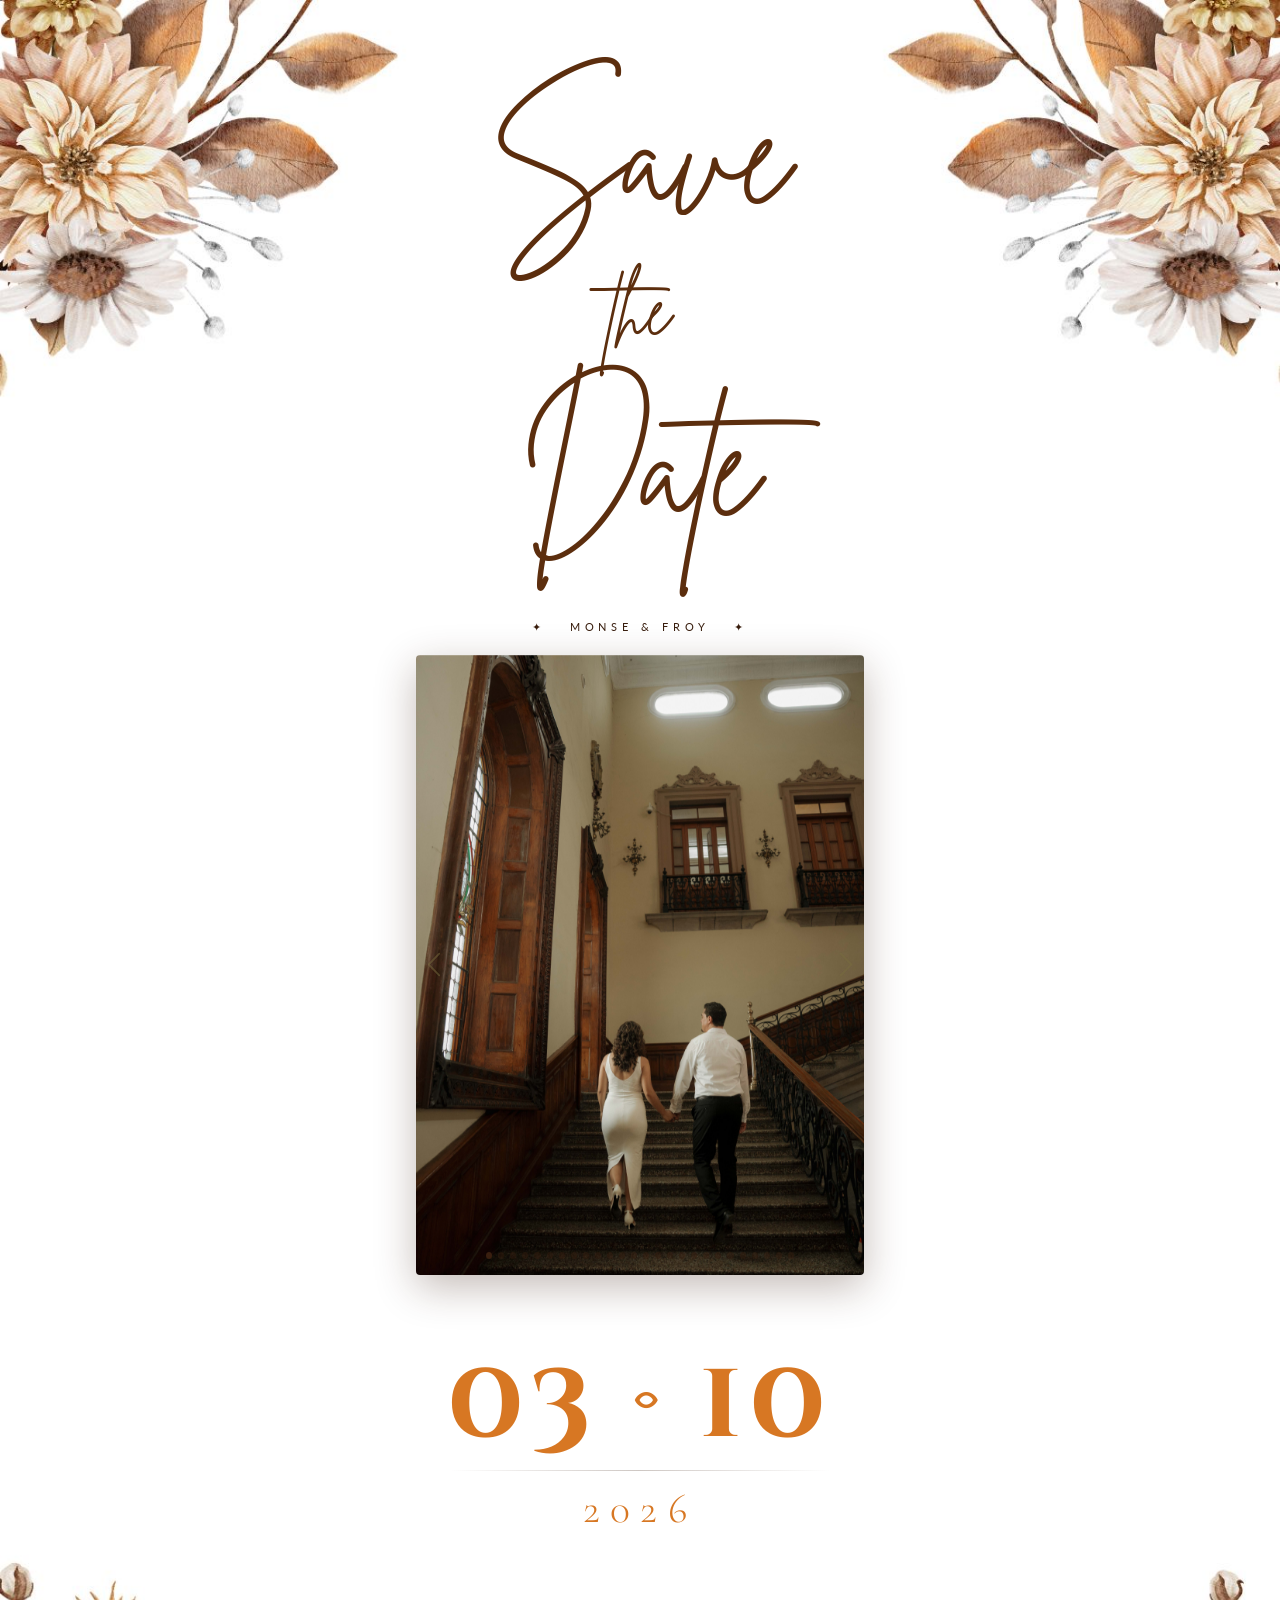
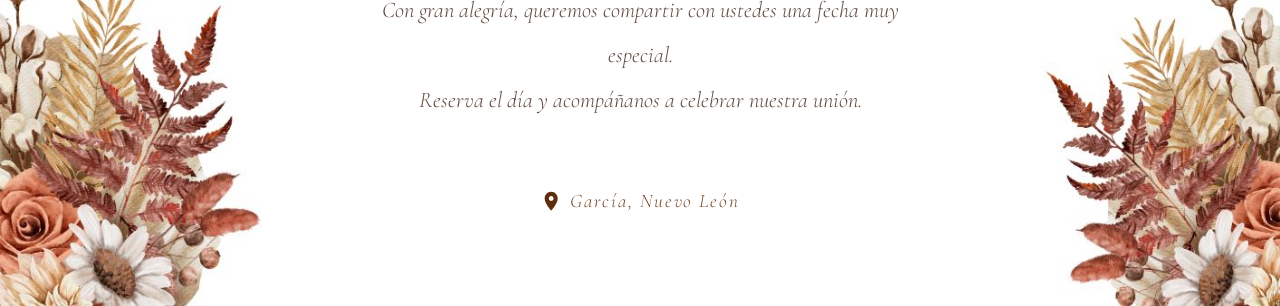
<file: index.html>
<!DOCTYPE html>
<html lang="es">
<head>
  <meta charset="UTF-8" />
  <meta name="viewport" content="width=device-width, initial-scale=1.0" />
  <title>Monse & Froy – Save the Date</title>
  <link href="https://cdn.jsdelivr.net/npm/bootstrap@5.3.3/dist/css/bootstrap.min.css" rel="stylesheet" />
  <link rel="preconnect" href="https://fonts.googleapis.com" />
  <link rel="preconnect" href="https://fonts.gstatic.com" crossorigin />
  <link href="https://fonts.googleapis.com/css2?family=Cormorant+Garamond:ital,wght@0,300;0,400;1,300;1,400&family=Cinzel+Decorative:wght@400;700&family=Lato:wght@300;400&display=swap" rel="stylesheet" />
  <link rel="stylesheet" href="static/css/styles.css" />
</head>
<body>

  <!-- HEADER – NOMBRES -->
  <header class="fade-up">
    <span class="header-nombres">Save</span>
    <span class="header-amp">the</span>
    <span class="header-nombres">Date</span>
  </header>

  <!-- SEPARADOR -->
  <div class="ornament fade-up">&#10022; &nbsp; Monse & Froy &nbsp; &#10022;</div>

  <!-- CAROUSEL -->
  <div class="carousel-wrap fade-up">
    <div id="photoCarousel" class="carousel slide" data-bs-ride="carousel" data-bs-interval="3200">

      <div class="carousel-indicators">
        <button type="button" data-bs-target="#photoCarousel" data-bs-slide-to="0"  class="active" aria-label="1"></button>
        <button type="button" data-bs-target="#photoCarousel" data-bs-slide-to="1"  aria-label="2"></button>
        <button type="button" data-bs-target="#photoCarousel" data-bs-slide-to="2"  aria-label="3"></button>
        <button type="button" data-bs-target="#photoCarousel" data-bs-slide-to="3"  aria-label="4"></button>
        <button type="button" data-bs-target="#photoCarousel" data-bs-slide-to="4"  aria-label="5"></button>
        <button type="button" data-bs-target="#photoCarousel" data-bs-slide-to="5"  aria-label="6"></button>
        <button type="button" data-bs-target="#photoCarousel" data-bs-slide-to="6"  aria-label="7"></button>
        <button type="button" data-bs-target="#photoCarousel" data-bs-slide-to="7"  aria-label="8"></button>
        <button type="button" data-bs-target="#photoCarousel" data-bs-slide-to="8"  aria-label="9"></button>
        <button type="button" data-bs-target="#photoCarousel" data-bs-slide-to="9"  aria-label="10"></button>
        <button type="button" data-bs-target="#photoCarousel" data-bs-slide-to="10" aria-label="11"></button>
        <button type="button" data-bs-target="#photoCarousel" data-bs-slide-to="11" aria-label="12"></button>
        <button type="button" data-bs-target="#photoCarousel" data-bs-slide-to="12" aria-label="13"></button>
        <button type="button" data-bs-target="#photoCarousel" data-bs-slide-to="13" aria-label="14"></button>
        <button type="button" data-bs-target="#photoCarousel" data-bs-slide-to="14" aria-label="15"></button>
        <button type="button" data-bs-target="#photoCarousel" data-bs-slide-to="15" aria-label="16"></button>
        <button type="button" data-bs-target="#photoCarousel" data-bs-slide-to="16" aria-label="17"></button>
        <button type="button" data-bs-target="#photoCarousel" data-bs-slide-to="17" aria-label="18"></button>
        <button type="button" data-bs-target="#photoCarousel" data-bs-slide-to="18" aria-label="19"></button>
        <button type="button" data-bs-target="#photoCarousel" data-bs-slide-to="19" aria-label="20"></button>
        <button type="button" data-bs-target="#photoCarousel" data-bs-slide-to="20" aria-label="21"></button>
        <button type="button" data-bs-target="#photoCarousel" data-bs-slide-to="21" aria-label="22"></button>
        <button type="button" data-bs-target="#photoCarousel" data-bs-slide-to="22" aria-label="23"></button>
        <button type="button" data-bs-target="#photoCarousel" data-bs-slide-to="23" aria-label="24"></button>
        <button type="button" data-bs-target="#photoCarousel" data-bs-slide-to="24" aria-label="25"></button>
        <button type="button" data-bs-target="#photoCarousel" data-bs-slide-to="25" aria-label="26"></button>
      </div>

      <div class="carousel-inner">
        <div class="carousel-item active"><img src="static/img/SavetheDateA&F-1.jpg"  alt="" /></div>
        <div class="carousel-item"><img src="static/img/SavetheDateA&F-2.jpg"  alt="" /></div>
        <div class="carousel-item"><img src="static/img/SavetheDateA&F-3.jpg"  alt="" /></div>
        <div class="carousel-item"><img src="static/img/SavetheDateA&F-4.jpg"  alt="" /></div>
        <div class="carousel-item"><img src="static/img/SavetheDateA&F-6.jpg"  alt="" /></div>
        <div class="carousel-item"><img src="static/img/SavetheDateA&F-7.jpg"  alt="" /></div>
        <div class="carousel-item"><img src="static/img/SavetheDateA&F-8.jpg"  alt="" /></div>
        <div class="carousel-item"><img src="static/img/SavetheDateA&F-9.jpg"  alt="" /></div>
        <div class="carousel-item"><img src="static/img/SavetheDateA&F-10.jpg" alt="" /></div>
        <div class="carousel-item"><img src="static/img/SavetheDateA&F-12.jpg" alt="" /></div>
        <div class="carousel-item"><img src="static/img/SavetheDateA&F-13.jpg" alt="" /></div>
        <div class="carousel-item"><img src="static/img/SavetheDateA&F-15.jpg" alt="" /></div>
        <div class="carousel-item"><img src="static/img/SavetheDateA&F-17.jpg" alt="" /></div>
        <div class="carousel-item"><img src="static/img/SavetheDateA&F-18.jpg" alt="" /></div>
        <div class="carousel-item"><img src="static/img/SavetheDateA&F-19.jpg" alt="" /></div>
        <div class="carousel-item"><img src="static/img/SavetheDateA&F-20.jpg" alt="" /></div>
        <div class="carousel-item"><img src="static/img/SavetheDateA&F-21.jpg" alt="" /></div>
        <div class="carousel-item"><img src="static/img/SavetheDateA&F-22.jpg" alt="" /></div>
        <div class="carousel-item"><img src="static/img/SavetheDateA&F-23.jpg" alt="" /></div>
        <div class="carousel-item"><img src="static/img/SavetheDateA&F-24.jpg" alt="" /></div>
        <div class="carousel-item"><img src="static/img/SavetheDateA&F-25.jpg" alt="" /></div>
        <div class="carousel-item"><img src="static/img/SavetheDateA&F-26.jpg" alt="" /></div>
        <div class="carousel-item"><img src="static/img/SavetheDateA&F-27.jpg" alt="" /></div>
        <div class="carousel-item"><img src="static/img/SavetheDateA&F-28.jpg" alt="" /></div>
        <div class="carousel-item"><img src="static/img/SavetheDateA&F-29.jpg" alt="" /></div>
        <div class="carousel-item"><img src="static/img/SavetheDateA&F-30.jpg" alt="" /></div>
      </div>

      <button class="carousel-control-prev" type="button" data-bs-target="#photoCarousel" data-bs-slide="prev">
        <span class="carousel-control-prev-icon" aria-hidden="true"></span>
        <span class="visually-hidden">Anterior</span>
      </button>
      <button class="carousel-control-next" type="button" data-bs-target="#photoCarousel" data-bs-slide="next">
        <span class="carousel-control-next-icon" aria-hidden="true"></span>
        <span class="visually-hidden">Siguiente</span>
      </button>
    </div>
  </div>

  <!-- FECHA -->
  <section id="fecha" class="fade-up">
    <div class="date-display">03 &middot; 10</div>
    <span class="date-line"></span>
    <span class="year-tag">2026</span>
  </section>

  <!-- LEYENDA -->
  <section id="leyenda" class="fade-up">
    <p class="legend-text">
      Con gran alegría, queremos compartir con ustedes una fecha muy especial.<br />
      Reserva el día y acompáñanos a celebrar nuestra unión.
    </p>
  </section>

  <!-- UBICACIÓN -->
  <section id="ubicacion" class="fade-up">
    <div class="ubicacion-wrap">
      <svg xmlns="http://www.w3.org/2000/svg" class="ubicacion-icon" viewBox="0 0 24 24">
        <path d="M12 2C8.13 2 5 5.13 5 9c0 5.25 7 13 7 13s7-7.75 7-13c0-3.87-3.13-7-7-7zm0 9.5c-1.38 0-2.5-1.12-2.5-2.5s1.12-2.5 2.5-2.5 2.5 1.12 2.5 2.5-1.12 2.5-2.5 2.5z"/>
      </svg>
      <p class="ubicacion-texto">García, Nuevo León</p>
    </div>
  </section>

  <footer></footer>

  <!-- Bootstrap JS -->
  <script src="https://cdn.jsdelivr.net/npm/bootstrap@5.3.3/dist/js/bootstrap.bundle.min.js"></script>

  <!-- Fade-in on scroll -->
  <script>
    const obs = new IntersectionObserver(
      es => es.forEach(e => { if (e.isIntersecting) e.target.classList.add('visible'); }),
      { threshold: 0.1 }
    );
    document.querySelectorAll('.fade-up').forEach(el => obs.observe(el));
  </script>
</body>
</html>
</file>
<file: static/css/styles.css>
/* ══════════════════════════════════════
   Save the Date – Monse & Froy
   styles.css
   ══════════════════════════════════════ */

/* ── FUENTE LOCAL: BRITTANY ── */
@font-face {
  font-family: 'Brittany';
  src: url('../fonts/BrittanySignatureScript.ttf') format('truetype');
  font-weight: normal;
  font-style: normal;
  font-display: swap;
}

/* ── VARIABLES ── */
:root {
  --dark:  #3a1f0f;
  --mid:   #7a4a28;
  --brown: #5c2e0e;
}

/* ── RESET ── */
* {
  margin: 0;
  padding: 0;
  box-sizing: border-box;
}

html {
  scroll-behavior: smooth;
}

/* ── BODY / FONDO ── */
body {
  background-color: #ffffff;
  background-image: url('../img/Fondo.jpg');
  background-size: 100% 100%;   /* cubre todo el ancho y alto de la página */
  background-repeat: no-repeat;
  color: var(--dark);
  font-family: 'Lato', sans-serif;
  font-weight: 300;
  min-height: 100vh;
}

/* ── HEADER – NOMBRES ── */
header {
  text-align: center;
  padding: 3.5rem 1rem 2rem;
}

.header-nombres {
  font-family: 'Brittany', cursive;
  font-size: clamp(4rem, 14vw, 9rem);
  color: var(--brown);
  line-height: 1.4;
  display: block;
  margin-bottom: 0.3rem;
}

.header-amp {
  font-family: 'Brittany', cursive;
  font-size: clamp(2rem, 7vw, 4.5rem);
  color: var(--brown);
  display: block;
  line-height: 1.4;
  margin-bottom: 0.3rem;
}

/* ── SEPARADOR ── */
.ornament {
  text-align: center;
  padding: 0.8rem 0 1.2rem;
  color: var(--dark);
  letter-spacing: .45em;
  font-size: .68rem;
  font-weight: 400;
  text-transform: uppercase;
  opacity: .55;
}

/* ── CARRUSEL CONTENEDOR ── */
.carousel-wrap {
  max-width: 480px;
  margin: 0 auto 1.5rem;
  padding: 0 1rem;
}

/* ── CARRUSEL ── */
#photoCarousel {
  border-radius: 4px;
  overflow: hidden;
  box-shadow: 0 12px 40px rgba(58, 31, 15, .30);
}

#photoCarousel .carousel-inner img {
  width: 100%;
  height: 620px;
  object-fit: cover;
  object-position: center center;
}

/* ── FLECHAS ── */
.carousel-control-prev,
.carousel-control-next {
  width: 8%;
}

.carousel-control-prev-icon,
.carousel-control-next-icon {
  filter: invert(20%) sepia(30%) saturate(500%) hue-rotate(10deg) brightness(0.5);
  width: 1.8rem;
  height: 1.8rem;
}

/* ── INDICADORES (puntos) ── */
.carousel-indicators [data-bs-target] {
  background-color: var(--dark);
  width: 7px;
  height: 7px;
  border-radius: 50%;
  border: none;
  opacity: .40;
}

.carousel-indicators .active {
  opacity: 1;
}

/* ── SECCIÓN FECHA ── */
#fecha {
  text-align: center;
  padding: 3rem 1rem 1.8rem;
}

.save-label {
  font-family: 'Lato', sans-serif;
  letter-spacing: .55em;
  font-size: .65rem;
  text-transform: uppercase;
  color: var(--dark);
  display: block;
  margin-bottom: 1rem;
  opacity: .6;
}

.date-display {
  font-family: 'Cinzel Decorative', serif;
  font-size: clamp(3rem, 10vw, 7rem);
  font-weight: 700;
  color: #d77723;
  line-height: 1;
  letter-spacing: .06em;
  display: inline-block;
}

.date-line {
  display: block;
  height: 1.5px;
  background: linear-gradient(90deg, transparent, var(--dark), transparent);
  opacity: .25;
  margin: .7rem auto 0;
  max-width: 380px;
}

.year-tag {
  font-family: 'Cormorant Garamond', serif;
  font-size: clamp(1.5rem, 4vw, 2.6rem);
  font-weight: 300;
  color: #d77723;
  letter-spacing: .25em;
  display: block;
  margin-top: .4rem;
}

/* ── LEYENDA ── */
#leyenda {
  text-align: center;
  padding: 1.2rem 1.8rem 3.5rem;
}

.legend-text {
  font-family: 'Cormorant Garamond', serif;
  font-size: clamp(1.1rem, 2.8vw, 1.4rem);
  font-style: italic;
  color: var(--dark);
  opacity: .8;
  max-width: 520px;
  margin: 0 auto;
  line-height: 2;
}

/* ── UBICACIÓN ── */
#ubicacion {
  text-align: center;
  padding: 0.5rem 1rem 2.5rem;
}

.ubicacion-wrap {
  display: inline-flex;
  align-items: center;
  gap: 0.5rem;
}

.ubicacion-icon {
  width: 1.4rem;
  height: 1.4rem;
  fill: var(--brown);
  flex-shrink: 0;
}

.ubicacion-texto {
  font-family: 'Cormorant Garamond', serif;
  font-size: 1.2rem;
  font-style: italic;
  color: var(--mid);
  letter-spacing: 0.1em;
  margin: 0;
}

/* ── FOOTER vacío ── */
footer {
  height: 3rem;
}

/* ── ANIMACIÓN FADE-IN ── */
.fade-up {
  opacity: 0;
  transform: translateY(20px);
  transition: opacity .75s ease, transform .75s ease;
}

.fade-up.visible {
  opacity: 1;
  transform: translateY(0);
}

/* ── RESPONSIVE ── */
@media (max-width: 600px) {
  #photoCarousel .carousel-inner img {
    height: 420px;
  }

  header {
    padding: 2.5rem 1rem 1.2rem;
  }
}
</file>
